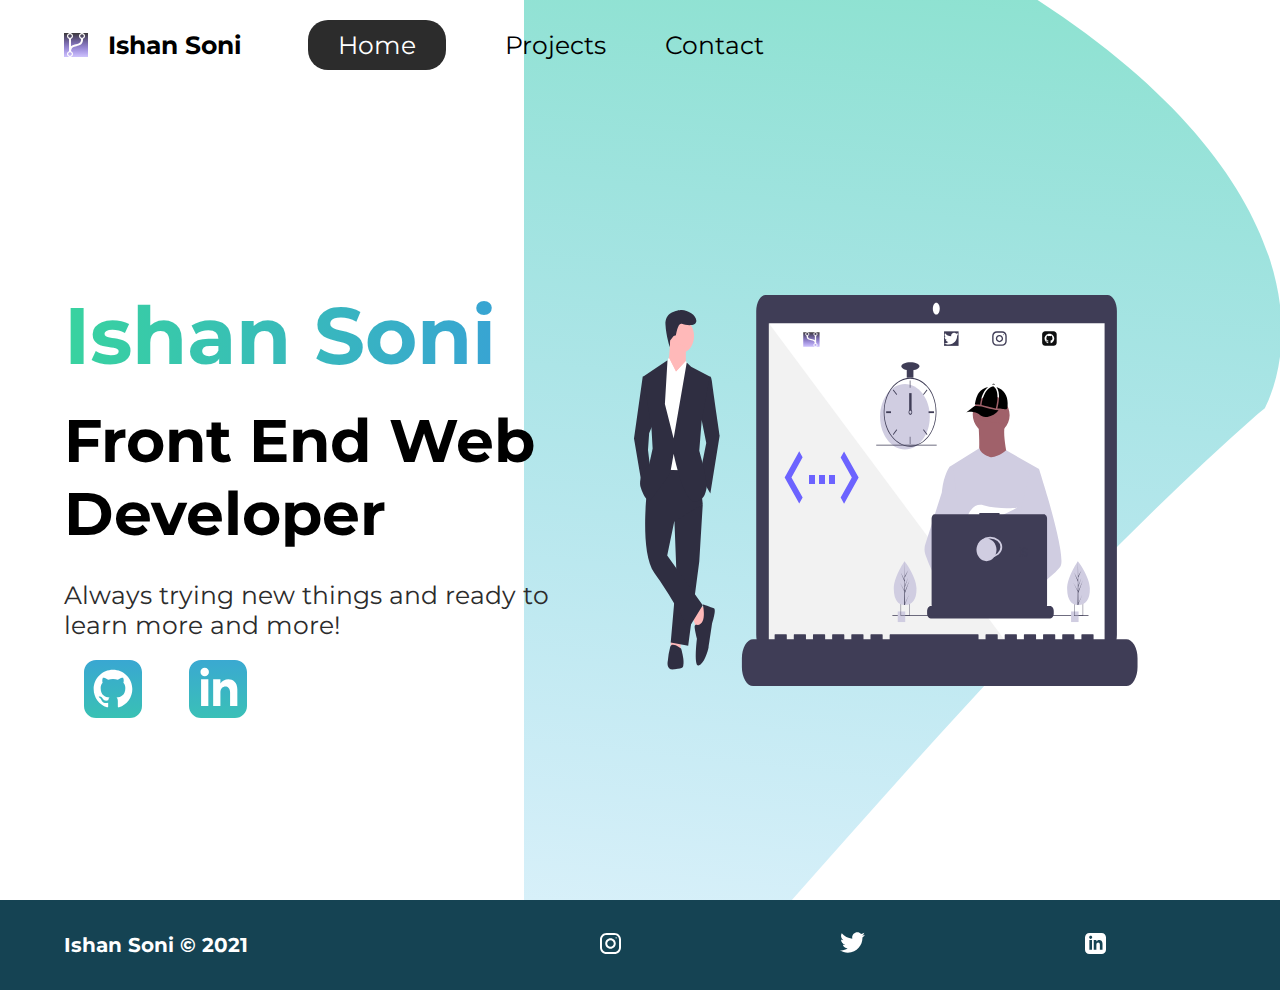
<file: index.html>
<!DOCTYPE html>
<html lang="en">
  <head>
    <meta charset="UTF-8" />
    <meta http-equiv="X-UA-Compatible" content="IE=edge" />
    <meta name="viewport" content="width=device-width, initial-scale=1.0" />
    <meta
      name="description"
      content="Here's my projects and more information about me to know me better."
    />
    <meta name="robots" content="index,follow" />
    <link rel="preconnect" href="https://fonts.gstatic.com" />
    <link
      href="https://fonts.googleapis.com/css2?family=Montserrat:wght@400;500&display=swap"
      rel="stylesheet"
    />
    <link rel="stylesheet" href="./styles/style.css" />
    <title>Ishan Soni | Web Developer</title>
  </head>
  <body>
    <header class="main-head">
      <nav>
        <div class="logo">
          <img src="./img/myPortfolioIcon.svg" alt="" />
          <h1>Ishan Soni</h1>
        </div>
        <ul>
          <li><a class="active" href="./index.html">Home</a></li>
          <li><a href="./projects/">Projects</a></li>
          <li><a href="./contact/">Contact</a></li>
        </ul>
      </nav>
    </header>
    <section class="intro">
      <div class="intro-text">
        <h2>Ishan Soni</h2>
        <h3>Front End Web<br />Developer</h3>
        <p>Always trying new things and ready to learn more and more!</p>
        <div class="intro-social">
          <a
            target="_blank"
            rel="noreferrer noopener"
            href="https://github.com/ItsMeIshan"
          >
            <img src="./icons/github.svg" alt="github-social-link" />
          </a>
          <a
            target="_blank"
            rel="noreferrer noopener"
            href="https://www.linkedin.com/in/ishan-soni-892aaa1a8/"
          >
            <img src="./icons/linked-in.svg" alt="linked-in-social-link" />
          </a>
        </div>
      </div>
      <div class="intro-images">
        <svg
          width="600"
          height="397"
          viewBox="0 0 600 397"
          fill="none"
          xmlns="http://www.w3.org/2000/svg"
        >
          <g id="me-5 1">
            <g id="me 5">
              <path
                id="Vector 5"
                d="M106.403 142.321L97.97 155.752L105.869 170.091L114.301 156.661L106.403 142.321Z"
                fill="#E6E6E6"
              />
              <path
                id="Vector 6"
                d="M114.908 140.313L104.668 156.621L95.0767 139.21L105.316 122.901L114.908 140.313ZM104.696 155.155L114.045 140.265L105.288 124.367L95.9389 139.258L104.696 155.155Z"
                fill="#CCCCCC"
              />
              <path
                id="Vector 7"
                d="M542.489 0H200.634C199.398 -2.38775e-06 198.174 0.41383 197.033 1.21787C195.892 2.02191 194.854 3.2004 193.981 4.68608C193.107 6.17175 192.414 7.9355 191.942 9.87667C191.468 11.8178 191.225 13.8983 191.225 15.9993V339.879C191.225 341.98 191.468 344.06 191.942 346.001C192.414 347.943 193.107 349.706 193.981 351.192C194.854 352.678 195.892 353.856 197.033 354.66C198.174 355.464 199.398 355.878 200.634 355.878H542.489C544.984 355.878 547.377 354.192 549.142 351.192C550.907 348.192 551.898 344.122 551.898 339.879V15.9993C551.898 11.756 550.907 7.68655 549.142 4.68609C547.377 1.68564 544.984 2.41117e-06 542.489 0Z"
                fill="#3F3D56"
              />
              <path
                id="Vector 8"
                d="M539.592 28.1625H204.149V349.915H539.592V28.1625Z"
                fill="white"
              />
              <path
                id="Vector 9"
                d="M371.275 19.5001C373.174 19.5001 374.715 16.881 374.715 13.6502C374.715 10.4192 373.174 7.80008 371.275 7.80008C369.374 7.80008 367.834 10.4192 367.834 13.6502C367.834 16.881 369.374 19.5001 371.275 19.5001Z"
                fill="white"
              />
              <path
                id="Vector 10"
                d="M443.352 350.029H203.84V28.2758L443.352 350.029Z"
                fill="#F2F2F2"
              />
              <path
                id="Vector 11"
                d="M561.316 344.178H528.578V340.167C528.578 340.063 528.567 339.959 528.543 339.863C528.519 339.767 528.486 339.679 528.442 339.605C528.399 339.531 528.347 339.473 528.29 339.433C528.233 339.393 528.172 339.372 528.111 339.372H516.887C516.826 339.372 516.765 339.393 516.708 339.433C516.651 339.473 516.599 339.531 516.557 339.605C516.513 339.679 516.479 339.767 516.455 339.863C516.431 339.959 516.419 340.063 516.419 340.167V344.178H509.404V340.167C509.404 340.063 509.392 339.959 509.369 339.863C509.345 339.767 509.311 339.679 509.267 339.605C509.224 339.531 509.173 339.473 509.115 339.433C509.059 339.393 508.998 339.372 508.936 339.372H497.712C497.651 339.372 497.591 339.393 497.533 339.433C497.477 339.473 497.425 339.531 497.382 339.605C497.338 339.679 497.304 339.767 497.281 339.863C497.257 339.959 497.244 340.063 497.244 340.167V344.178H490.23V340.167C490.23 340.063 490.217 339.959 490.194 339.863C490.171 339.767 490.137 339.679 490.093 339.605C490.049 339.531 489.998 339.473 489.941 339.433C489.884 339.393 489.823 339.372 489.762 339.372H478.538C478.476 339.372 478.416 339.393 478.359 339.433C478.302 339.473 478.251 339.531 478.208 339.605C478.164 339.679 478.129 339.767 478.106 339.863C478.082 339.959 478.07 340.063 478.07 340.167V344.178H471.055V340.167C471.055 340.063 471.043 339.959 471.02 339.863C470.996 339.767 470.962 339.679 470.918 339.605C470.874 339.531 470.824 339.473 470.766 339.433C470.71 339.393 470.649 339.372 470.587 339.372H459.363C459.302 339.372 459.241 339.393 459.184 339.433C459.128 339.473 459.076 339.531 459.033 339.605C458.989 339.679 458.955 339.767 458.932 339.863C458.908 339.959 458.895 340.063 458.895 340.167V344.178H451.881V340.167C451.881 340.063 451.868 339.959 451.845 339.863C451.822 339.767 451.788 339.679 451.744 339.605C451.7 339.531 451.649 339.473 451.592 339.433C451.535 339.393 451.474 339.372 451.413 339.372H440.189C440.127 339.372 440.066 339.393 440.01 339.433C439.953 339.473 439.902 339.531 439.858 339.605C439.815 339.679 439.78 339.767 439.757 339.863C439.733 339.959 439.721 340.063 439.721 340.167V344.178H432.706V340.167C432.706 340.063 432.694 339.959 432.671 339.863C432.647 339.767 432.613 339.679 432.569 339.605C432.526 339.531 432.474 339.473 432.417 339.433C432.361 339.393 432.3 339.372 432.238 339.372H421.014C420.953 339.372 420.892 339.393 420.835 339.433C420.779 339.473 420.727 339.531 420.683 339.605C420.64 339.679 420.606 339.767 420.583 339.863C420.559 339.959 420.547 340.063 420.547 340.167V344.178H413.532V340.167C413.532 340.063 413.519 339.959 413.496 339.863C413.473 339.767 413.438 339.679 413.395 339.605C413.351 339.531 413.299 339.473 413.243 339.433C413.186 339.393 413.125 339.372 413.064 339.372H325.142C325.08 339.372 325.019 339.393 324.963 339.433C324.906 339.473 324.855 339.531 324.811 339.605C324.768 339.679 324.733 339.767 324.709 339.863C324.686 339.959 324.674 340.063 324.674 340.167V344.178H317.659V340.167C317.659 340.063 317.647 339.959 317.623 339.863C317.6 339.767 317.565 339.679 317.522 339.605C317.479 339.531 317.427 339.473 317.37 339.433C317.314 339.393 317.253 339.372 317.191 339.372H305.967C305.906 339.372 305.845 339.393 305.788 339.433C305.732 339.473 305.68 339.531 305.636 339.605C305.593 339.679 305.559 339.767 305.535 339.863C305.512 339.959 305.5 340.063 305.5 340.167V344.178H298.485V340.167C298.485 340.063 298.472 339.959 298.449 339.863C298.426 339.767 298.391 339.679 298.347 339.605C298.304 339.531 298.252 339.473 298.196 339.433C298.139 339.393 298.079 339.372 298.017 339.372H286.793C286.731 339.372 286.67 339.393 286.614 339.433C286.557 339.473 286.506 339.531 286.462 339.605C286.418 339.679 286.384 339.767 286.36 339.863C286.337 339.959 286.325 340.063 286.325 340.167V344.178H279.31V340.167C279.31 340.063 279.298 339.959 279.274 339.863C279.251 339.767 279.216 339.679 279.172 339.605C279.13 339.531 279.078 339.473 279.021 339.433C278.964 339.393 278.904 339.372 278.842 339.372H267.618C267.557 339.372 267.496 339.393 267.439 339.433C267.382 339.473 267.331 339.531 267.287 339.605C267.244 339.679 267.21 339.767 267.186 339.863C267.163 339.959 267.151 340.063 267.151 340.167V344.178H260.136V340.167C260.136 340.063 260.123 339.959 260.1 339.863C260.076 339.767 260.042 339.679 259.998 339.605C259.955 339.531 259.903 339.473 259.847 339.433C259.789 339.393 259.729 339.372 259.668 339.372H248.444C248.382 339.372 248.321 339.393 248.265 339.433C248.207 339.473 248.157 339.531 248.113 339.605C248.069 339.679 248.035 339.767 248.011 339.863C247.988 339.959 247.976 340.063 247.976 340.167V344.178H240.961V340.167C240.961 340.063 240.949 339.959 240.925 339.863C240.902 339.767 240.867 339.679 240.823 339.605C240.781 339.531 240.729 339.473 240.672 339.433C240.615 339.393 240.554 339.372 240.493 339.372H229.269C229.145 339.372 229.026 339.456 228.938 339.605C228.851 339.754 228.802 339.956 228.802 340.167V344.178H221.786V340.167C221.786 340.063 221.774 339.959 221.751 339.863C221.727 339.767 221.693 339.679 221.649 339.605C221.606 339.531 221.554 339.473 221.498 339.433C221.441 339.393 221.38 339.372 221.319 339.372H210.094C209.97 339.372 209.851 339.456 209.764 339.605C209.676 339.754 209.627 339.956 209.627 340.167V344.178H188.114C185.137 344.178 182.282 346.189 180.177 349.768C178.072 353.347 176.89 358.202 176.89 363.263V371.894C176.89 376.955 178.072 381.81 180.177 385.389C182.282 388.968 185.137 390.979 188.114 390.979H561.316C564.293 390.979 567.147 388.968 569.252 385.389C571.357 381.81 572.54 376.955 572.54 371.894V363.263C572.54 360.757 572.249 358.276 571.685 355.96C571.122 353.644 570.295 351.54 569.252 349.768C568.21 347.995 566.973 346.59 565.611 345.631C564.249 344.671 562.789 344.178 561.316 344.178Z"
                fill="#3F3D56"
              />
              <g id="undraw dev productivity umsq 1">
                <path
                  id="Vector 12"
                  d="M425.972 138.887C436.169 139.132 444.527 130.772 444.64 120.217C444.752 109.66 436.576 100.905 426.379 100.662C416.181 100.417 407.823 108.777 407.711 119.333C407.599 129.889 415.774 138.644 425.972 138.887Z"
                  fill="#A0616A"
                />
                <path
                  id="Vector 13"
                  d="M413.149 125.02C413.149 125.02 416.855 164.53 411.154 168.965C405.451 173.399 445.08 173.802 445.08 173.802C445.08 173.802 436.242 139.533 440.234 129.051L413.149 125.02Z"
                  fill="#A0616A"
                />
                <path
                  id="Vector 14"
                  d="M474.018 174.002L470.722 195.225L463.753 240.124L463.544 242.583L461.139 271.05L459.539 289.961L458.467 302.665C451.945 307.404 447.218 310.677 447.218 310.677C447.218 310.677 446.812 307.794 446.156 304.106C441.579 306.046 433.109 309.266 425.932 309.909C428.545 314.029 429.747 317.898 428.117 320.754C423.201 329.365 402.902 311.327 395.802 304.602C395.637 306.211 395.574 307.839 395.614 309.467L390.182 303.557L390.719 289.961L391.626 266.957L392.765 238.108C392.407 236.873 392.105 235.605 391.864 234.314C390.2 225.946 388.18 209.236 386.631 195.225C385.385 183.947 384.448 174.418 384.25 172.391C384.224 172.126 384.21 171.99 384.21 171.99L414.287 153.196C416.425 160.205 426.406 162.313 426.406 162.313C434.675 161.507 441.157 155.341 441.157 155.341L474.018 174.002Z"
                  fill="#D0CDE1"
                />
                <path
                  id="Vector 15"
                  d="M449.5 302.615C449.5 302.615 448.226 303.232 446.156 304.106C441.579 306.046 433.109 309.266 425.932 309.909C419.752 310.469 414.53 309.122 413.576 303.421C413.166 300.97 413.746 298.954 415.012 297.297C418.789 292.345 428.655 290.57 436.48 289.961C438.69 289.791 440.733 289.712 442.435 289.681C445.324 289.628 447.218 289.712 447.218 289.712L447.263 289.961L449.5 302.615Z"
                  fill="#A0616A"
                />
                <path
                  id="Vector 16"
                  d="M495.4 271.569C493.396 274.64 488.431 279.267 482.412 284.276C480.173 286.137 477.79 288.055 475.358 289.961C469.555 294.512 463.48 299.022 458.467 302.665C451.945 307.404 447.218 310.677 447.218 310.677C447.218 310.677 446.812 307.794 446.156 304.106C445.278 299.169 443.957 292.787 442.579 289.961C442.531 289.863 442.483 289.772 442.435 289.681C442.033 288.936 441.63 288.501 441.231 288.501L461.139 271.05L469.742 263.507L463.544 242.583L455.77 216.338L460.462 195.225L465.179 174.002H474.018C474.018 174.002 476.944 183.036 480.687 195.633C481.245 197.517 481.823 199.48 482.412 201.508C490.111 227.989 499.709 264.967 495.4 271.569Z"
                  fill="#D0CDE1"
                />
                <path
                  id="Vector 17"
                  d="M428.117 320.754C423.201 329.365 402.902 311.327 395.802 304.602C394.256 303.137 393.336 302.211 393.336 302.211L399.83 289.961L401.888 286.083C401.888 286.083 403.729 287.464 406.449 289.712C406.548 289.795 406.647 289.878 406.748 289.961C409.095 291.909 412.04 294.455 415.012 297.297C419.113 301.219 423.26 305.695 425.932 309.909C428.545 314.029 429.747 317.898 428.117 320.754Z"
                  fill="#A0616A"
                />
                <path
                  id="Vector 18"
                  d="M406.449 289.712C405.723 289.707 404.998 289.791 404.282 289.962C398.132 291.455 396.318 299.328 395.802 304.602C395.637 306.211 395.574 307.84 395.615 309.467L390.182 303.557L388.202 301.405C383.437 299.056 379.192 294.883 375.511 289.962C372.318 285.617 369.453 280.813 366.964 275.628C364.485 270.518 362.274 265.157 360.351 259.588C359.814 258.034 359.526 256.332 359.506 254.603C359.486 252.874 359.735 251.16 360.236 249.582L366.964 228.379L376.798 197.389C376.87 196.651 376.95 195.93 377.036 195.225C378.986 179.412 384.21 172.391 384.21 172.391H388.202L390.872 195.225L394.189 223.593L391.864 234.314L386.492 259.074L391.626 266.958L406.449 289.712Z"
                  fill="#D0CDE1"
                />
                <path
                  id="Vector 19"
                  d="M410.966 223.616L414.379 229.245C415.646 228.904 416.97 228.501 418.333 228.051L417.353 223.616L419.75 227.569C434.195 222.545 452.099 212.778 452.099 212.778C452.099 212.778 432.77 214.782 418.337 210.323C411.951 208.35 405.381 212.827 402.76 221.294C401.238 226.216 401.477 230.48 406.878 230.48C408.703 230.436 410.524 230.194 412.323 229.756L410.966 223.616Z"
                  fill="white"
                />
                <path
                  id="Vector 20"
                  d="M488.752 316.139V318.436C488.753 319.065 488.67 319.69 488.509 320.278C488.437 320.54 488.351 320.792 488.25 321.035C487.931 321.792 487.478 322.418 486.936 322.853C486.395 323.288 485.782 323.517 485.159 323.516H365.701C365.079 323.517 364.467 323.288 363.924 322.853C363.383 322.418 362.93 321.792 362.612 321.035C362.511 320.792 362.424 320.54 362.353 320.278C362.19 319.69 362.108 319.065 362.109 318.436V316.139C362.108 315.472 362.202 314.811 362.382 314.195C362.562 313.578 362.827 313.019 363.161 312.546C363.495 312.075 363.891 311.7 364.327 311.445C364.763 311.19 365.23 311.059 365.701 311.059H372.587V309.988C372.587 309.961 372.591 309.933 372.598 309.907C372.606 309.882 372.617 309.858 372.631 309.838C372.645 309.819 372.662 309.803 372.68 309.793C372.698 309.782 372.717 309.776 372.737 309.776H376.329C376.349 309.776 376.369 309.782 376.388 309.793C376.406 309.803 376.422 309.819 376.436 309.838C376.449 309.858 376.461 309.882 376.468 309.907C376.476 309.933 376.479 309.961 376.479 309.988V311.059H378.724V309.988C378.724 309.961 378.728 309.933 378.735 309.907C378.743 309.882 378.754 309.858 378.768 309.838C378.781 309.819 378.799 309.803 378.817 309.793C378.835 309.782 378.854 309.776 378.874 309.776H382.467C382.486 309.776 382.506 309.782 382.524 309.793C382.542 309.803 382.559 309.819 382.572 309.838C382.587 309.858 382.598 309.882 382.605 309.907C382.612 309.933 382.616 309.961 382.616 309.988V311.059H384.864V309.988C384.864 309.961 384.867 309.933 384.874 309.907C384.883 309.882 384.893 309.858 384.907 309.838C384.921 309.819 384.938 309.803 384.956 309.793C384.974 309.782 384.993 309.776 385.013 309.776H388.606C388.625 309.776 388.645 309.782 388.664 309.793C388.682 309.803 388.698 309.819 388.712 309.838C388.726 309.858 388.737 309.882 388.744 309.907C388.752 309.933 388.755 309.961 388.755 309.988V311.059H391V309.988C391 309.961 391.004 309.933 391.011 309.907C391.019 309.882 391.03 309.858 391.044 309.838C391.058 309.819 391.075 309.803 391.093 309.793C391.111 309.782 391.13 309.776 391.15 309.776H394.743C394.762 309.776 394.782 309.782 394.8 309.793C394.818 309.803 394.835 309.819 394.848 309.838C394.863 309.858 394.874 309.882 394.881 309.907C394.888 309.933 394.893 309.961 394.892 309.988V311.059H397.137V309.988C397.137 309.961 397.141 309.933 397.149 309.907C397.156 309.882 397.167 309.858 397.18 309.838C397.195 309.819 397.211 309.803 397.23 309.793C397.248 309.782 397.267 309.776 397.287 309.776H400.88C400.899 309.776 400.919 309.782 400.937 309.793C400.955 309.803 400.972 309.819 400.985 309.838C401 309.858 401.011 309.882 401.018 309.907C401.025 309.933 401.03 309.961 401.03 309.988V311.059H403.276V309.988C403.276 309.961 403.28 309.933 403.288 309.907C403.295 309.882 403.306 309.858 403.32 309.838C403.334 309.819 403.351 309.803 403.369 309.793C403.387 309.782 403.406 309.776 403.426 309.776H407.019C407.038 309.776 407.058 309.782 407.076 309.793C407.095 309.803 407.111 309.819 407.125 309.838C407.139 309.858 407.15 309.882 407.157 309.907C407.165 309.933 407.169 309.961 407.169 309.988V311.059H409.413V309.988C409.413 309.961 409.417 309.933 409.425 309.907C409.432 309.882 409.443 309.858 409.457 309.838C409.471 309.819 409.487 309.803 409.506 309.793C409.524 309.782 409.543 309.776 409.563 309.776H437.705C437.725 309.776 437.744 309.782 437.763 309.793C437.781 309.803 437.797 309.819 437.812 309.838C437.825 309.858 437.836 309.882 437.843 309.907C437.852 309.933 437.855 309.961 437.855 309.988V311.059H440.102V309.988C440.102 309.961 440.106 309.933 440.114 309.907C440.121 309.882 440.132 309.858 440.146 309.838C440.16 309.819 440.176 309.803 440.195 309.793C440.213 309.782 440.233 309.776 440.252 309.776H443.845C443.885 309.777 443.922 309.799 443.95 309.839C443.978 309.879 443.994 309.933 443.995 309.988V311.059H446.239V309.988C446.239 309.961 446.243 309.933 446.25 309.907C446.258 309.882 446.269 309.858 446.283 309.838C446.297 309.819 446.313 309.803 446.331 309.793C446.349 309.782 446.369 309.776 446.389 309.776H449.981C450.001 309.776 450.021 309.782 450.039 309.793C450.057 309.803 450.073 309.819 450.088 309.838C450.101 309.858 450.112 309.882 450.12 309.907C450.128 309.933 450.131 309.961 450.131 309.988V311.059H452.376V309.988C452.376 309.961 452.38 309.933 452.387 309.907C452.394 309.882 452.405 309.858 452.42 309.838C452.433 309.819 452.45 309.803 452.468 309.793C452.486 309.782 452.506 309.776 452.525 309.776H456.118C456.138 309.776 456.157 309.782 456.175 309.793C456.194 309.803 456.211 309.819 456.224 309.838C456.238 309.858 456.249 309.882 456.257 309.907C456.264 309.933 456.268 309.961 456.268 309.988V311.059H458.516V309.988C458.516 309.961 458.519 309.933 458.527 309.907C458.534 309.882 458.545 309.858 458.559 309.838C458.573 309.819 458.589 309.803 458.607 309.793C458.626 309.782 458.646 309.776 458.665 309.776H462.258C462.297 309.777 462.335 309.8 462.362 309.839C462.389 309.879 462.405 309.933 462.405 309.988V311.059H464.652V309.988C464.652 309.961 464.656 309.933 464.663 309.907C464.67 309.882 464.682 309.858 464.696 309.838C464.71 309.819 464.726 309.803 464.744 309.793C464.762 309.782 464.782 309.776 464.802 309.776H468.394C468.414 309.776 468.433 309.782 468.452 309.793C468.47 309.803 468.487 309.819 468.501 309.838C468.514 309.858 468.525 309.882 468.533 309.907C468.541 309.933 468.544 309.961 468.544 309.988V311.059H470.789V309.988C470.789 309.961 470.793 309.933 470.8 309.907C470.807 309.882 470.819 309.858 470.833 309.838C470.846 309.819 470.863 309.803 470.881 309.793C470.899 309.782 470.919 309.776 470.939 309.776H474.531C474.551 309.776 474.57 309.782 474.588 309.793C474.606 309.803 474.624 309.819 474.637 309.838C474.651 309.858 474.662 309.882 474.67 309.907C474.677 309.933 474.681 309.961 474.681 309.988V311.059H485.159C485.632 311.059 486.099 311.19 486.535 311.445C486.971 311.7 487.367 312.075 487.7 312.546C488.034 313.019 488.299 313.578 488.479 314.195C488.659 314.811 488.752 315.472 488.752 316.139Z"
                  fill="#3F3D56"
                />
                <path
                  id="Vector 21"
                  d="M523.488 320.278H327.401V321.035H523.488V320.278Z"
                  fill="#3F3D56"
                />
                <path
                  id="Vector 22"
                  d="M479.045 219.33H434.519V218.032H414.33V219.33H369.62C368.822 219.33 368.056 219.778 367.491 220.578C366.926 221.376 366.609 222.459 366.609 223.589V309.807C366.609 310.936 366.926 312.019 367.491 312.819C368.056 313.617 368.822 314.066 369.62 314.066H479.045C479.844 314.066 480.61 313.617 481.175 312.819C481.74 312.019 482.057 310.936 482.057 309.807V223.589C482.057 223.03 481.98 222.475 481.828 221.959C481.676 221.442 481.454 220.973 481.175 220.578C480.895 220.181 480.563 219.868 480.198 219.654C479.833 219.44 479.44 219.33 479.045 219.33Z"
                  fill="#3F3D56"
                />
                <path
                  id="Vector 23"
                  d="M425.119 261.638C431.313 261.638 436.335 257.368 436.335 252.1C436.335 246.831 431.313 242.561 425.119 242.561C418.924 242.561 413.902 246.831 413.902 252.1C413.902 257.368 418.924 261.638 425.119 261.638Z"
                  stroke="#D0CDE1"
                  stroke-width="1.81693"
                  stroke-miterlimit="10"
                />
                <path
                  id="Vector 24"
                  d="M421.48 266.181C427.005 266.181 431.485 261.097 431.485 254.825C431.485 248.553 427.005 243.469 421.48 243.469C415.956 243.469 411.476 248.553 411.476 254.825C411.476 261.097 415.956 266.181 421.48 266.181Z"
                  fill="#D0CDE1"
                />
                <path
                  id="Vector 25"
                  d="M340.228 316.455H332.737V327.048H340.228V316.455Z"
                  fill="#D0CDE1"
                />
                <path
                  id="Vector 26"
                  d="M335.681 308.134V320.996H344.776V308.134H335.681ZM344.38 320.435H336.074V308.693H344.38V320.435Z"
                  fill="#3F3D56"
                />
                <path
                  id="Vector 27"
                  d="M513.576 316.455H506.086V327.048H513.576V316.455Z"
                  fill="#D0CDE1"
                />
                <path
                  id="Vector 28"
                  d="M509.03 308.134V320.996H518.126V308.134H509.03ZM517.729 320.435H509.423V308.693H517.729V320.435Z"
                  fill="#3F3D56"
                />
                <path
                  id="Vector 29"
                  d="M339.931 154.439C353.66 154.439 364.79 139.797 364.79 121.735C364.79 103.672 353.66 89.0298 339.931 89.0298C326.201 89.0298 315.071 103.672 315.071 121.735C315.071 139.797 326.201 154.439 339.931 154.439Z"
                  fill="#D0CDE1"
                />
                <path
                  id="Vector 30"
                  d="M348.476 82.9516C346.224 82.5768 343.945 82.5768 341.693 82.9516C336.678 83.8137 331.955 86.5412 328.088 90.8105C324.22 95.0802 321.37 100.712 319.874 107.038C319.194 109.921 318.809 112.909 318.729 115.925C318.717 116.344 318.71 116.768 318.71 117.192C318.717 126.345 321.498 135.121 326.443 141.593C331.387 148.065 338.092 151.705 345.084 151.714C345.646 151.714 346.207 151.689 346.761 151.645C348.061 151.538 349.353 151.304 350.627 150.945C356.708 149.233 362.132 144.763 365.939 138.326C369.747 131.889 371.694 123.896 371.436 115.761C371.179 107.627 368.734 99.8732 364.533 93.8701C360.331 87.8663 354.644 83.9992 348.476 82.9516ZM353.34 148.942H353.336C351.212 149.891 349.001 150.467 346.761 150.654C346.207 150.703 345.646 150.727 345.084 150.727C338.292 150.716 331.78 147.18 326.977 140.893C322.174 134.607 319.471 126.083 319.463 117.192C319.463 116.768 319.471 116.344 319.482 115.925C319.741 107.26 322.551 99.0629 327.323 93.0479C332.095 87.0336 338.46 83.6684 345.084 83.6568C351.155 83.6573 357.027 86.4783 361.657 91.6171C366.285 96.7563 369.37 103.88 370.362 111.718C371.353 119.556 370.186 127.601 367.068 134.418C363.951 141.235 359.086 146.382 353.34 148.942Z"
                  fill="#3F3D56"
                />
                <path
                  id="Vector 31"
                  d="M345.388 85.3959H344.781V92.6636H345.388V85.3959Z"
                  fill="#3F3D56"
                />
                <path
                  id="Vector 32"
                  d="M328.387 94.4488L327.856 95.1483L331.574 100.045L332.105 99.3454L328.387 94.4488Z"
                  fill="#3F3D56"
                />
                <path
                  id="Vector 33"
                  d="M321.135 116.284V118.101H325.986V116.284H321.135Z"
                  fill="#3F3D56"
                />
                <path
                  id="Vector 34"
                  d="M327.856 139.215L328.387 139.915L332.105 135.019L331.574 134.32L327.856 139.215Z"
                  fill="#3F3D56"
                />
                <path
                  id="Vector 35"
                  d="M358.132 99.3454L358.663 100.045L362.382 95.1483L361.85 94.4488L358.132 99.3454Z"
                  fill="#3F3D56"
                />
                <path
                  id="Vector 36"
                  d="M363.577 116.284V118.101H369.034V116.284H363.577Z"
                  fill="#3F3D56"
                />
                <path
                  id="Vector 37"
                  d="M358.663 134.32L358.132 135.019L361.85 139.915L362.382 139.215L358.663 134.32Z"
                  fill="#3F3D56"
                />
                <path
                  id="Vector 38"
                  d="M345.388 141.721H344.781V148.989H345.388V141.721Z"
                  fill="#3F3D56"
                />
                <path
                  id="Vector 39"
                  d="M346.479 115.012C346.165 114.659 345.781 114.467 345.388 114.467C344.995 114.467 344.611 114.659 344.297 115.012C344.081 115.257 343.903 115.57 343.776 115.928C343.615 116.388 343.546 116.909 343.576 117.428C343.605 117.946 343.734 118.44 343.945 118.853C344.157 119.265 344.443 119.579 344.77 119.756C345.096 119.932 345.45 119.965 345.789 119.85C346.127 119.736 346.437 119.478 346.682 119.108C346.926 118.738 347.094 118.271 347.167 117.762C347.239 117.253 347.213 116.723 347.091 116.237C346.97 115.749 346.757 115.324 346.479 115.012ZM345.388 118.827C345.099 118.826 344.822 118.653 344.618 118.347C344.412 118.041 344.298 117.626 344.297 117.192C344.298 116.862 344.365 116.539 344.489 116.266C344.596 116.034 344.74 115.848 344.909 115.725C345.078 115.602 345.265 115.546 345.452 115.563C345.64 115.58 345.82 115.669 345.978 115.821C346.136 115.974 346.265 116.185 346.352 116.434C346.439 116.683 346.482 116.961 346.476 117.242C346.471 117.523 346.417 117.797 346.32 118.037C346.223 118.278 346.086 118.478 345.923 118.616C345.759 118.754 345.575 118.827 345.388 118.827Z"
                  fill="#3F3D56"
                />
                <path
                  id="Vector 40"
                  d="M348.419 74.4943H341.75V82.6705H348.419V74.4943Z"
                  fill="#3F3D56"
                />
                <path
                  id="Vector 41"
                  d="M345.388 75.4028C350.411 75.4028 354.483 73.5725 354.483 71.3147C354.483 69.0569 350.411 67.2266 345.388 67.2266C340.365 67.2266 336.293 69.0569 336.293 71.3147C336.293 73.5725 340.365 75.4028 345.388 75.4028Z"
                  fill="#3F3D56"
                />
                <path
                  id="clock"
                  d="M346.601 98.1144H344.175V115.375H346.601V98.1144Z"
                  fill="#3F3D56"
                />
                <path
                  id="Vector 42"
                  d="M371.675 149.71H311.217V150.619H371.675V149.71Z"
                  fill="#3F3D56"
                />
                <g id="leaf-left">
                  <path
                    id="Vector 43"
                    d="M351.503 293.202C351.753 305.289 346.758 309.718 340.491 309.977C340.345 309.983 340.201 309.987 340.056 309.988C339.765 309.992 339.477 309.984 339.193 309.968C333.524 309.636 329.038 305.38 328.806 294.14C328.566 282.508 338.776 267.394 339.542 266.275L339.543 266.274C339.572 266.232 339.587 266.21 339.587 266.21C339.587 266.21 351.253 281.117 351.503 293.202Z"
                    fill="#D0CDE1"
                  />
                  <path
                    id="Vector 44"
                    d="M340.04 308.146L344.021 299.773L340.048 309.046L340.056 309.988C339.765 309.992 339.477 309.984 339.193 309.968L339.39 297.858L339.385 297.765L339.392 297.746L339.411 296.602L335.051 287.651L339.406 295.746L339.421 295.988L339.57 286.838L335.804 277.558L339.581 285.23L339.542 266.275V266.212L339.543 266.274L339.793 281.213L343.225 275.146L339.804 282.5L339.879 290.685L343.038 282.698L339.891 291.888L339.933 296.438L344.526 285.312L339.946 298.026L340.04 308.146Z"
                    fill="#3F3D56"
                  />
                </g>
                <g id="leaf-right">
                  <path
                    id="Vector 45"
                    d="M524.851 293.202C525.101 305.289 520.107 309.718 513.839 309.977C513.694 309.983 513.549 309.987 513.405 309.988C513.114 309.992 512.826 309.984 512.541 309.968C506.873 309.636 502.386 305.38 502.155 294.14C501.914 282.508 512.124 267.394 512.89 266.275L512.892 266.274C512.921 266.232 512.935 266.21 512.935 266.21C512.935 266.21 524.602 281.117 524.851 293.202Z"
                    fill="#D0CDE1"
                  />
                  <path
                    id="Vector 46"
                    d="M513.389 308.146L517.37 299.773L513.397 309.046L513.405 309.988C513.114 309.992 512.826 309.984 512.541 309.968L512.739 297.858L512.734 297.765L512.741 297.746L512.759 296.602L508.399 287.651L512.755 295.746L512.77 295.988L512.919 286.838L509.153 277.558L512.93 285.23L512.89 266.275V266.212L512.892 266.274L513.142 281.213L516.574 275.146L513.153 282.5L513.228 290.685L516.386 282.698L513.24 291.888L513.282 296.438L517.874 285.312L513.295 298.026L513.389 308.146Z"
                    fill="#3F3D56"
                  />
                </g>
                <path
                  id="IS"
                  d="M455.156 252.774V261.638H453.999V252.774H455.156ZM459.94 261.727C459.355 261.727 458.829 261.626 458.363 261.422C457.905 261.211 457.545 260.922 457.282 260.557C457.019 260.184 456.883 259.756 456.875 259.273H458.109C458.15 259.688 458.32 260.04 458.617 260.328C458.923 260.608 459.363 260.748 459.94 260.748C460.491 260.748 460.923 260.613 461.237 260.341C461.559 260.061 461.721 259.705 461.721 259.273C461.721 258.934 461.627 258.658 461.441 258.446C461.254 258.234 461.021 258.073 460.741 257.963C460.462 257.853 460.084 257.734 459.609 257.607C459.024 257.454 458.554 257.301 458.198 257.149C457.85 256.996 457.549 256.759 457.295 256.437C457.048 256.106 456.926 255.665 456.926 255.114C456.926 254.631 457.048 254.203 457.295 253.829C457.54 253.456 457.883 253.168 458.325 252.964C458.774 252.761 459.287 252.659 459.864 252.659C460.694 252.659 461.373 252.867 461.899 253.282C462.433 253.698 462.734 254.249 462.802 254.936H461.53C461.487 254.597 461.309 254.3 460.996 254.046C460.681 253.783 460.266 253.651 459.749 253.651C459.266 253.651 458.872 253.778 458.567 254.033C458.261 254.279 458.109 254.626 458.109 255.076C458.109 255.398 458.198 255.661 458.376 255.864C458.562 256.068 458.786 256.225 459.05 256.335C459.321 256.437 459.698 256.556 460.182 256.691C460.767 256.852 461.237 257.013 461.594 257.174C461.95 257.327 462.255 257.569 462.509 257.899C462.764 258.222 462.891 258.662 462.891 259.222C462.891 259.654 462.776 260.061 462.547 260.443C462.318 260.824 461.979 261.134 461.53 261.371C461.08 261.608 460.551 261.727 459.94 261.727Z"
                  fill="#3F3D56"
                />
                <g id="cap 2 1">
                  <g id="Group">
                    <path
                      id="Shape"
                      d="M429.928 89.8197C429.719 88.5564 427.454 88.3704 427.045 89.5607C428.01 89.3903 429 89.4797 429.928 89.8197Z"
                      fill="black"
                    />
                    <path
                      id="Vector 47"
                      d="M408.01 117.035C416.428 118.331 414.499 122.703 422.366 121.894C426.746 121.357 430.768 119.015 433.607 115.351C424.37 114.743 416.279 110.176 409.314 111.302C406.178 113.731 402.9 116.007 401.283 117.463C402.259 117.035 404.33 116.468 408.01 117.035Z"
                      fill="black"
                    />
                    <path
                      id="Vector 48"
                      d="M415.117 109.836C415.52 106.241 417.136 96.5973 423.096 91.925C419.863 92.7345 415.929 94.4669 413.643 98.0463C411.073 102.006 410.157 107.407 409.874 109.609C411.624 109.482 413.382 109.558 415.117 109.836Z"
                      fill="black"
                    />
                    <path
                      id="Vector 49"
                      d="M432.349 113.61C434.114 113.813 435.575 113.781 437.922 113.991C440.156 114.192 440.968 114.509 441.646 114.063C442.047 113.749 442.302 113.262 442.347 112.727C442.59 111.269 442.693 109.787 442.652 108.307C442.652 100.427 438.927 94.8158 431.477 92.0059C435.939 98.0145 433.444 109.504 432.349 113.61Z"
                      fill="black"
                    />
                    <path
                      id="Vector 50"
                      d="M416.593 110.039C419.647 110.63 425.145 112.468 430.851 113.408C431.819 109.804 435.18 95.3981 428.266 91.1628C419.177 93.1478 417.04 105.934 416.593 110.039Z"
                      fill="black"
                    />
                  </g>
                </g>
              </g>
              <g id="github 1">
                <path
                  id="Vector 51"
                  d="M488.659 36.3387H480.179C478.507 36.3387 477.151 37.6948 477.151 39.3669V47.846C477.151 49.5181 478.507 50.8742 480.179 50.8742H488.659C490.331 50.8742 491.686 49.5181 491.686 47.846V39.3669C491.686 37.6948 490.331 36.3387 488.659 36.3387ZM485.953 48.2033C485.708 48.2505 485.63 48.0997 485.63 47.9707V46.6413C485.63 46.1889 485.472 45.8946 485.297 45.7443C486.376 45.6244 487.51 45.2144 487.51 43.3539C487.51 42.8245 487.321 42.3921 487.012 42.0536C487.061 41.9312 487.227 41.4382 486.963 40.7714C486.963 40.7714 486.557 40.6412 485.632 41.268C485.245 41.159 484.83 41.1063 484.419 41.1039C484.007 41.1057 483.593 41.159 483.206 41.2668C482.28 40.64 481.873 40.7702 481.873 40.7702C481.611 41.4376 481.776 41.93 481.827 42.0529C481.516 42.3921 481.327 42.824 481.327 43.3532C481.327 45.209 482.458 45.625 483.535 45.7479C483.397 45.8691 483.271 46.0823 483.228 46.396C482.951 46.5196 482.25 46.7334 481.818 45.9927C481.818 45.9927 481.562 45.5276 481.075 45.493C481.075 45.493 480.602 45.4869 481.041 45.7879C481.041 45.7879 481.359 45.9369 481.58 46.4965C481.58 46.4965 481.86 47.3614 483.208 47.0683V47.9701C483.208 48.0979 483.13 48.248 482.888 48.2033C480.962 47.5631 479.574 45.7468 479.574 43.6064C479.574 40.9301 481.743 38.7613 484.419 38.7613C487.094 38.7613 489.264 40.9301 489.264 43.6064C489.264 45.7461 487.877 47.5619 485.953 48.2033Z"
                  fill="#0D0E0F"
                />
              </g>
              <g id="instagram 1 1">
                <path
                  id="Vector 52"
                  d="M437.178 36.3387H431.728C429.219 36.3387 427.185 38.3727 427.185 40.881V46.3318C427.185 48.8401 429.219 50.8742 431.728 50.8742H437.178C439.687 50.8742 441.721 48.8401 441.721 46.3318V40.881C441.721 38.3727 439.687 36.3387 437.178 36.3387ZM440.358 46.3318C440.358 48.0852 438.932 49.5115 437.178 49.5115H431.728C429.974 49.5115 428.548 48.0852 428.548 46.3318V40.881C428.548 39.1277 429.974 37.7014 431.728 37.7014H437.178C438.932 37.7014 440.358 39.1277 440.358 40.881V46.3318Z"
                  fill="#3F3D56"
                />
                <path
                  id="Vector 53"
                  d="M434.453 39.9726C432.446 39.9726 430.819 41.5996 430.819 43.6064C430.819 45.6132 432.446 47.2403 434.453 47.2403C436.46 47.2403 438.087 45.6132 438.087 43.6064C438.087 41.5996 436.46 39.9726 434.453 39.9726ZM434.453 45.8776C433.201 45.8776 432.182 44.8583 432.182 43.6064C432.182 42.3537 433.201 41.3353 434.453 41.3353C435.705 41.3353 436.724 42.3537 436.724 43.6064C436.724 44.8583 435.705 45.8776 434.453 45.8776Z"
                  fill="#3F3D56"
                />
                <path
                  id="Vector 54"
                  d="M438.359 40.1842C438.627 40.1842 438.844 39.9675 438.844 39.7C438.844 39.4326 438.627 39.2158 438.359 39.2158C438.092 39.2158 437.875 39.4326 437.875 39.7C437.875 39.9675 438.092 40.1842 438.359 40.1842Z"
                  fill="#3F3D56"
                />
              </g>
              <g id="twitter 1 1">
                <path
                  id="Vector"
                  d="M393.572 36.3387H379.037V50.8742H393.572V36.3387Z"
                  fill="#3F3D56"
                />
                <g id="Group 2">
                  <path
                    id="Vector 55"
                    d="M393.572 39.0995C393.032 39.3366 392.456 39.4938 391.855 39.5701C392.473 39.2013 392.944 38.6217 393.166 37.9231C392.59 38.2665 391.954 38.509 391.276 38.6444C390.729 38.062 389.95 37.7014 389.1 37.7014C387.45 37.7014 386.122 39.0405 386.122 40.6821C386.122 40.9183 386.142 41.1454 386.191 41.3616C383.713 41.2408 381.521 40.0534 380.049 38.2446C379.792 38.6907 379.641 39.2013 379.641 39.7509C379.641 40.7829 380.172 41.6977 380.964 42.2274C380.486 42.2183 380.016 42.0793 379.618 41.8603C379.618 41.8694 379.618 41.8812 379.618 41.893C379.618 43.3411 380.651 44.544 382.005 44.821C381.763 44.8874 381.499 44.9192 381.224 44.9192C381.033 44.9192 380.841 44.9083 380.66 44.8683C381.046 46.0484 382.142 46.916 383.444 46.9441C382.431 47.7372 381.143 48.2151 379.75 48.2151C379.505 48.2151 379.271 48.2042 379.037 48.1742C380.357 49.0254 381.921 49.5115 383.608 49.5115C389.092 49.5115 392.089 44.9691 392.089 41.0318C392.089 40.9001 392.085 40.7729 392.079 40.6466C392.67 40.2269 393.167 39.7027 393.572 39.0995Z"
                    fill="white"
                  />
                </g>
              </g>
              <g id="me">
                <path
                  id="Vector 56"
                  d="M135.433 310.138L141.844 314.724L137.764 332.306L131.355 333.07L127.857 323.133L135.433 310.138Z"
                  fill="#FFB9B9"
                />
                <path
                  id="Vector 57"
                  d="M115.62 345.301V353.708L105.713 352.944L105.851 346.02L115.62 345.301Z"
                  fill="#FFB9B9"
                />
                <path
                  id="Vector 58"
                  d="M137.764 209.234L134.268 266.566L123.196 350.651L105.713 347.593L111.54 281.089L109.209 219.937L137.764 209.234Z"
                  fill="#2F2E41"
                />
                <path
                  id="Vector 59"
                  d="M91.1442 166.427L133.103 167.191L137.764 209.234L109.21 226.816L102.217 260.45L137.764 310.137L123.778 333.069C123.778 333.069 103.965 297.906 89.3959 278.032C74.8271 258.157 81.8202 197.768 81.8202 197.768L91.1442 166.427Z"
                  fill="#2F2E41"
                />
                <path
                  id="Vector 60"
                  d="M116.203 57.8802C123.283 57.8802 129.023 50.3509 129.023 41.0631C129.023 31.7752 123.283 24.246 116.203 24.246C109.122 24.246 103.382 31.7752 103.382 41.0631C103.382 50.3509 109.122 57.8802 116.203 57.8802Z"
                  fill="#FFB9B9"
                />
                <path
                  id="Vector 61"
                  d="M120.865 52.5294V69.3466L112.123 87.6924C112.123 87.6924 98.7199 74.6974 101.634 71.6398C104.547 68.5821 105.13 44.8852 105.13 44.8852L120.865 52.5294Z"
                  fill="#FFB9B9"
                />
                <path
                  id="Vector 62"
                  d="M120.865 66.2892L129.606 80.0483L126.109 175.6L98.7201 174.835L94.058 91.5147L99.8853 70.1111L103.883 62.977L110.958 76.9906L120.865 66.2892Z"
                  fill="white"
                />
                <path
                  id="Vector 63"
                  d="M134.851 115.976L141.261 148.082L134.851 180.187L145.34 198.533L154.664 140.437C154.664 140.437 147.671 93.043 147.089 87.6924C146.505 82.3415 145.34 81.5771 145.34 81.5771L140.679 82.3415L134.851 115.976Z"
                  fill="#2F2E41"
                />
                <path
                  id="Vector 64"
                  d="M88.2308 128.206L84.1514 138.144L82.9856 154.961L85.3166 174.071L77.1583 191.653L69 143.495L77.7409 81.5768H81.2378L88.2308 128.206Z"
                  fill="#2F2E41"
                />
                <path
                  id="Vector 65"
                  d="M137.764 309.373C137.764 309.373 145.923 312.43 148.837 313.195C151.751 313.96 147.089 328.484 147.089 328.484C147.089 328.484 144.174 348.358 143.592 352.18C143.01 356.002 138.93 368.997 133.685 370.526C128.441 372.055 131.937 343.772 131.937 343.772C131.937 343.772 129.606 334.598 129.606 331.541C129.606 328.484 133.103 330.012 133.103 330.012C142.426 328.484 137.764 309.373 137.764 309.373Z"
                  fill="#2F2E41"
                />
                <path
                  id="Vector 66"
                  d="M118.534 368.233C117.95 372.82 119.116 372.82 109.792 374.348C100.468 375.877 102.799 365.94 102.799 365.94C103.189 361.255 103.971 356.64 105.13 352.18C106.879 346.065 116.203 353.709 116.203 353.709C116.203 353.709 119.116 363.646 118.534 368.233Z"
                  fill="#2F2E41"
                />
                <path
                  id="Vector 67"
                  d="M105.115 45.4191L104.811 52.2173C104.811 52.2173 101.051 41.0631 100.468 29.5969C99.8855 18.1307 109.792 15.8374 115.62 15.073C121.447 14.3086 131.354 19.6595 131.354 25.7748C131.354 31.8902 120.865 30.3614 116.786 28.8325C112.706 27.3037 110.958 40.2988 110.958 40.2988L108.627 41.0632L105.115 45.4191Z"
                  fill="#2F2E41"
                />
                <path
                  id="Vector 68"
                  d="M124.304 71.7024L120.865 66.2892L110.958 76.9907L120.865 86.1637L124.304 71.7024Z"
                  fill="white"
                />
                <path
                  id="Vector 69"
                  d="M99.8853 70.1111L103.965 63.2315L110.958 76.9906L102.216 85.3995L99.8853 70.1111Z"
                  fill="white"
                />
                <path
                  id="Vector 70"
                  d="M136.599 126.678L134.268 155.726L138.93 173.307L141.844 190.124C141.844 190.124 141.844 206.177 130.188 206.941C118.534 207.706 108.627 158.783 108.627 158.783C108.627 158.783 106.879 169.485 105.713 175.6C104.547 181.715 84.7339 206.177 84.7339 206.177C84.7339 206.177 80.0719 205.412 75.9926 193.182C71.9134 180.951 84.1511 169.485 84.1511 169.485L87.6477 153.432L86.4822 133.558L78.3236 81.5771L102.508 65.1422L99.8854 109.096L108.627 143.495L121.739 67.4354L126.109 71.6398L144.758 81.5772L136.599 126.678Z"
                  fill="#2F2E41"
                />
              </g>
              <g id="code">
                <path
                  id="Vector 71"
                  d="M275.663 202.622L286.826 182.593L275.663 162.565L279.066 156.461L293.633 182.593L279.066 208.726L275.663 202.622Z"
                  fill="#6C63FF"
                />
                <g id="typing2">
                  <g id="dot1">
                    <rect
                      width="6"
                      height="9"
                      transform="translate(244 180)"
                      fill="#8882EC"
                    />
                    <rect
                      id="Rectangle 1"
                      x="244"
                      y="180"
                      width="6"
                      height="9"
                      fill="#6C63FF"
                    />
                  </g>
                  <g id="dot2">
                    <rect
                      width="6"
                      height="9"
                      transform="translate(254 180)"
                      fill="#8882EC"
                    />
                    <rect
                      id="Rectangle 1_2"
                      x="254"
                      y="180"
                      width="6"
                      height="9"
                      fill="#6C63FF"
                    />
                  </g>
                  <g id="dot3">
                    <rect
                      width="6"
                      height="9"
                      transform="translate(264 180)"
                      fill="#8882EC"
                    />
                    <rect
                      id="Rectangle 1_3"
                      x="264"
                      y="180"
                      width="6"
                      height="9"
                      fill="#6C63FF"
                    />
                  </g>
                </g>
                <path
                  id="Vector 72"
                  d="M237.634 202.417L226.459 182.389L237.622 162.36L234.219 156.256L219.662 182.389L234.23 208.521L237.634 202.417Z"
                  fill="#6C63FF"
                />
              </g>
              <g id="myPortfolioIcon 1">
                <path
                  id="Vector 73"
                  d="M238.224 37.2471H254.577V51.7826H238.224V37.2471Z"
                  fill="url(#paint0_linear)"
                />
                <path
                  id="Vector 74"
                  d="M240.268 39.0641C240.268 38.0605 241.183 37.2471 242.312 37.2471C243.442 37.2471 244.356 38.0605 244.356 39.0641C244.356 39.8653 243.77 40.5376 242.96 40.7793C242.846 43.3805 244.336 43.6645 246.365 44.0443C247.53 44.2623 248.847 44.5137 249.807 45.3071V40.7695C249.015 40.5194 248.445 39.8544 248.445 39.0641C248.445 38.0605 249.359 37.2471 250.489 37.2471C251.618 37.2471 252.533 38.0605 252.533 39.0641C252.533 39.8544 251.962 40.5194 251.17 40.7695V48.2596C251.962 48.5103 252.533 49.1753 252.533 49.9657C252.533 50.9692 251.618 51.7826 250.489 51.7826C249.359 51.7826 248.445 50.9692 248.445 49.9657C248.445 49.1814 249.006 48.5194 249.789 48.265C249.605 45.8896 248.038 45.5953 246.084 45.2296C244.015 44.8419 241.469 44.3562 241.602 40.7617C240.824 40.5043 240.268 39.8447 240.268 39.0641ZM251.715 39.0641C251.715 38.4627 251.165 37.9739 250.489 37.9739C249.812 37.9739 249.262 38.4627 249.262 39.0641C249.262 39.6655 249.812 40.1542 250.489 40.1542C251.165 40.1542 251.715 39.6655 251.715 39.0641ZM249.262 49.9657C249.262 50.5671 249.812 51.0558 250.489 51.0558C251.165 51.0558 251.715 50.5671 251.715 49.9657C251.715 49.3643 251.165 48.8755 250.489 48.8755C249.812 48.8755 249.262 49.3643 249.262 49.9657ZM242.312 40.1542C242.989 40.1542 243.539 39.6655 243.539 39.0641C243.539 38.4627 242.989 37.9739 242.312 37.9739C241.636 37.9739 241.086 38.4627 241.086 39.0641C241.086 39.6655 241.636 40.1542 242.312 40.1542Z"
                  fill="#FFFDFD"
                />
              </g>
            </g>
          </g>
          <defs>
            <linearGradient
              id="paint0_linear"
              x1="246.4"
              y1="37.2471"
              x2="246.4"
              y2="51.7826"
              gradientUnits="userSpaceOnUse"
            >
              <stop stop-color="#3C3939" />
              <stop offset="1" stop-color="#3D10F0" stop-opacity="0.25" />
            </linearGradient>
          </defs>
        </svg>

        <img class="splash" src="./img/NewIntro-decoration 1.svg" alt="" />
      </div>
    </section>
    <section class="footer-section">
      <footer>
        <h4>Ishan Soni &copy; 2021</h4>
        <ul>
          <li>
            <a
              target="_blank"
              rel="noreferrer noopener"
              href="https://www.instagram.com/ishansoni23/"
              ><img src="./icons/instagram 1.svg" alt="instagram-icon"
            /></a>
          </li>
          <li>
            <a
              target="_blank"
              rel="noreferrer noopener"
              href="https://twitter.com/Ishan237"
              ><img src="./icons/twitter 1.svg" alt="twitter-icon"
            /></a>
          </li>
          <li>
            <a
              target="_blank"
              rel="noreferrer noopener"
              href="https://www.linkedin.com/in/ishan-soni-892aaa1a8/"
              ><img src="./icons/linked-in-white.svg" alt="linked-in -icon"
            /></a>
          </li>
        </ul>
      </footer>
    </section>
  </body>
</html>
</file>
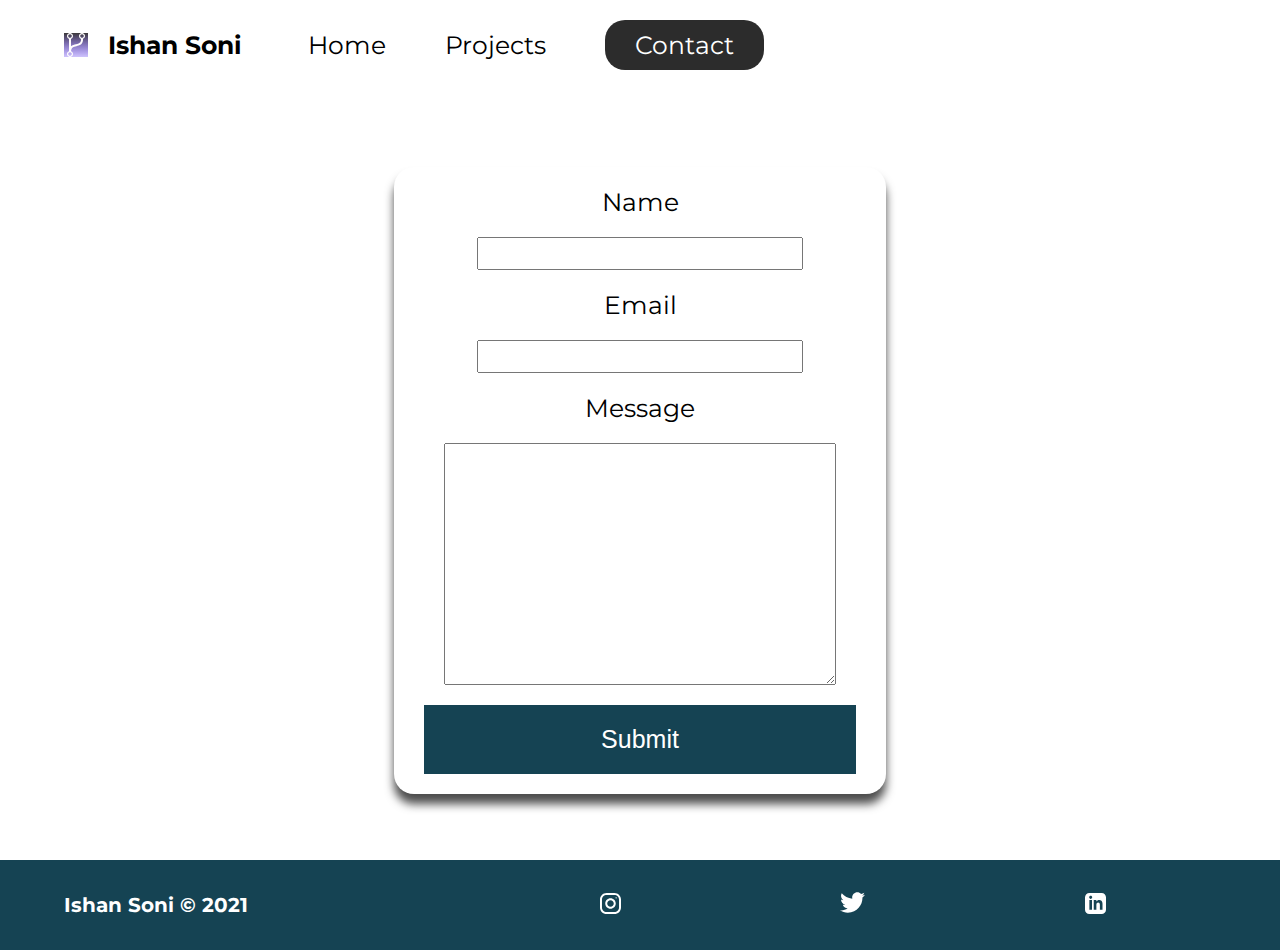
<file: contact/index.html>
<!DOCTYPE html>
<html lang="en">
  <head>
    <meta charset="UTF-8" />
    <meta http-equiv="X-UA-Compatible" content="IE=edge" />
    <meta name="viewport" content="width=device-width, initial-scale=1.0" />
    <meta
      name="description"
      content="Here's my projects and more information about me to know me better."
    />
    <meta name="robots" content="index,follow" />
    <link rel="preconnect" href="https://fonts.gstatic.com" />
    <link
      href="https://fonts.googleapis.com/css2?family=Montserrat:wght@400;500&display=swap"
      rel="stylesheet"
    />
    <link rel="stylesheet" href="../styles/style.css" />
    <title>Ishan Soni | Web Developer</title>
  </head>
  <body>
    <header class="main-head">
      <nav>
        <div class="logo">
          <img src="../img/myPortfolioIcon.svg" alt="" />
          <h1>Ishan Soni</h1>
        </div>
        <ul>
          <li><a href="../index.html">Home</a></li>
          <li><a href="../projects/">Projects</a></li>
          <li><a class="active" href="./index.html">Contact</a></li>
        </ul>
      </nav>
    </header>
    <section class="form-section">
      <form action="https://formspree.io/f/xdopqnlb" method="POST">
        <label for="name">Name</label>
        <input type="text" name="name" id="name" required />
        <label for="email">Email</label>
        <input type="email" name="_replyto" id="email" required />
        <label for="message">Message</label>
        <textarea name="message" id="message" cols="30" rows="10"></textarea>
        <button type="submit" value="Send">Submit</button>
      </form>
    </section>
    <section class="footer-section">
      <footer>
        <h4>Ishan Soni &copy; 2021</h4>
        <ul>
          <li>
            <a
              target="_blank"
              rel="noreferrer noopener"
              href="https://www.instagram.com/ishansoni23/"
              ><img src="../icons/instagram 1.svg" alt="instagram-icon"
            /></a>
          </li>
          <li>
            <a
              target="_blank"
              rel="noreferrer noopener"
              href="https://twitter.com/Ishan237"
              ><img src="../icons/twitter 1.svg" alt="twitter-icon"
            /></a>
          </li>
          <li>
            <a
              target="_blank"
              rel="noreferrer noopener"
              href="https://www.linkedin.com/in/ishan-soni-892aaa1a8/"
              ><img src="../icons/linked-in-white.svg" alt="linked-in -icon"
            /></a>
          </li>
        </ul>
      </footer>
    </section>
  </body>
</html>
</file>
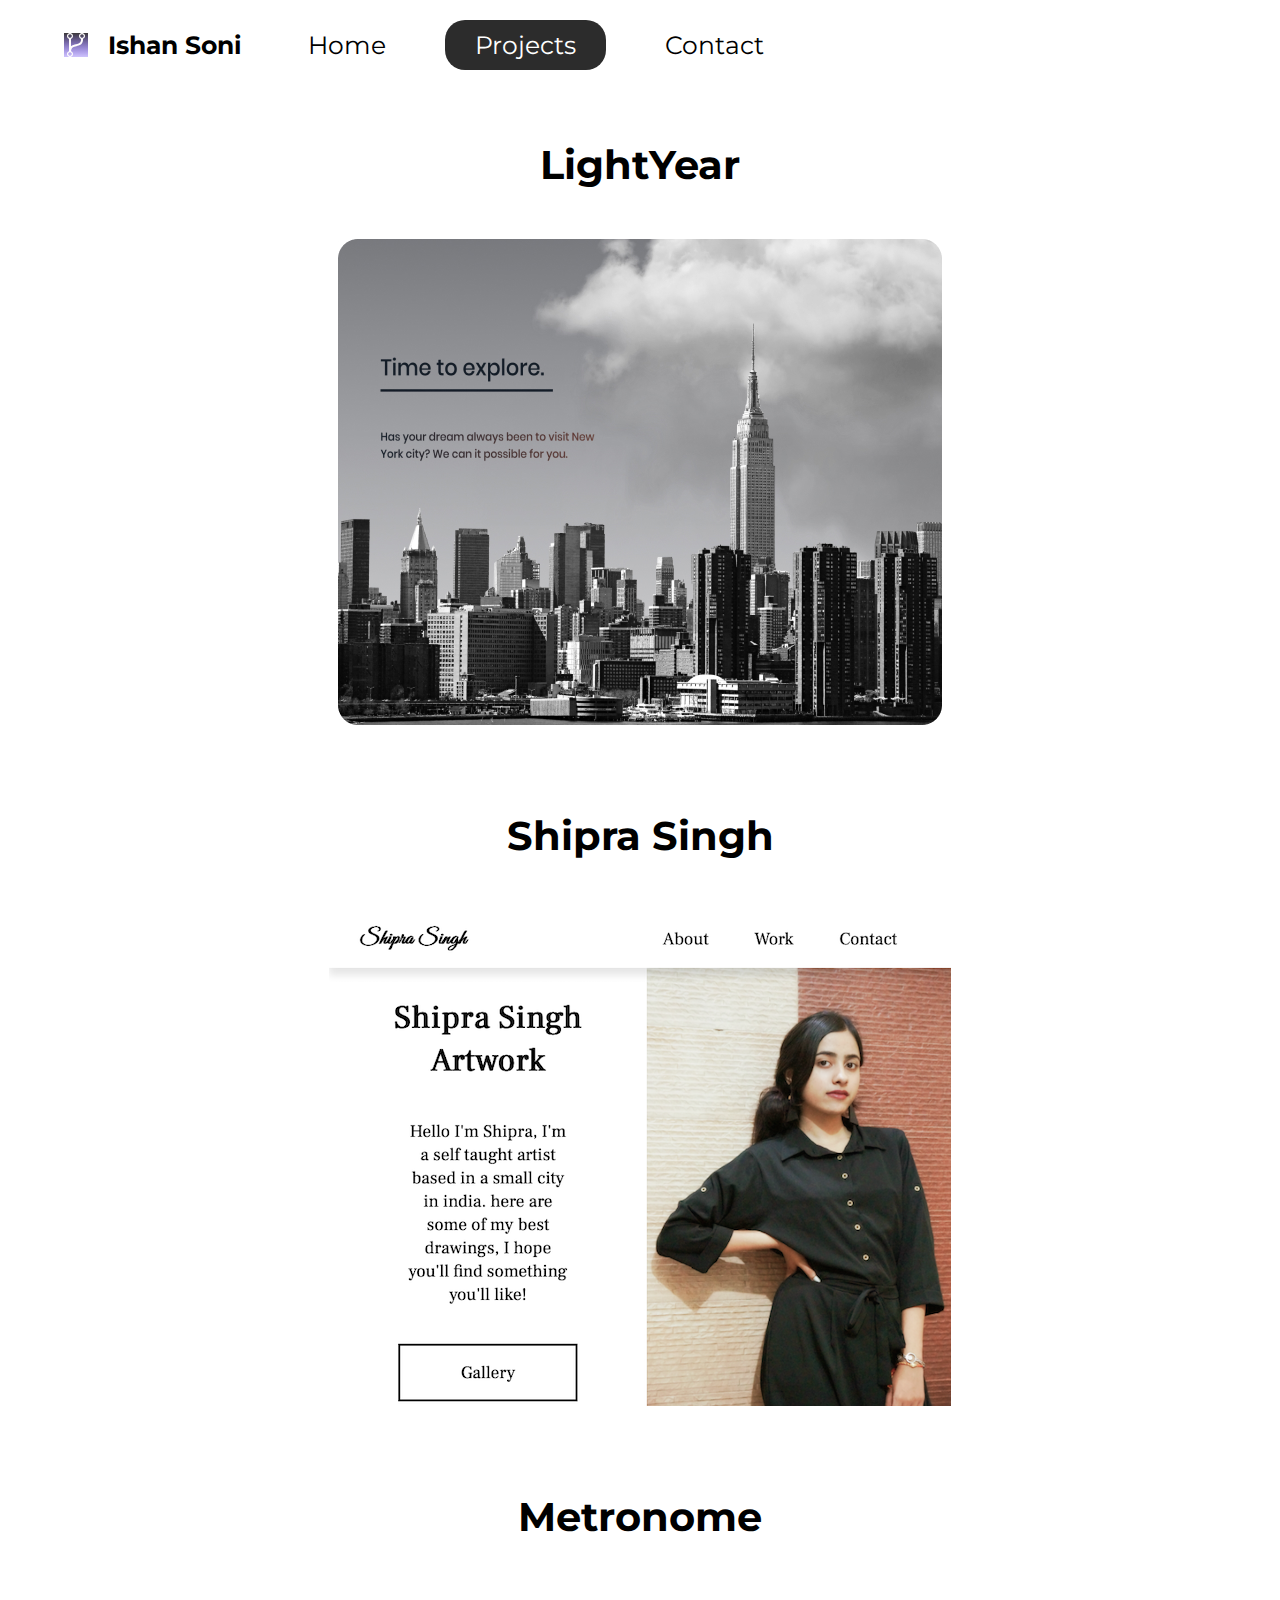
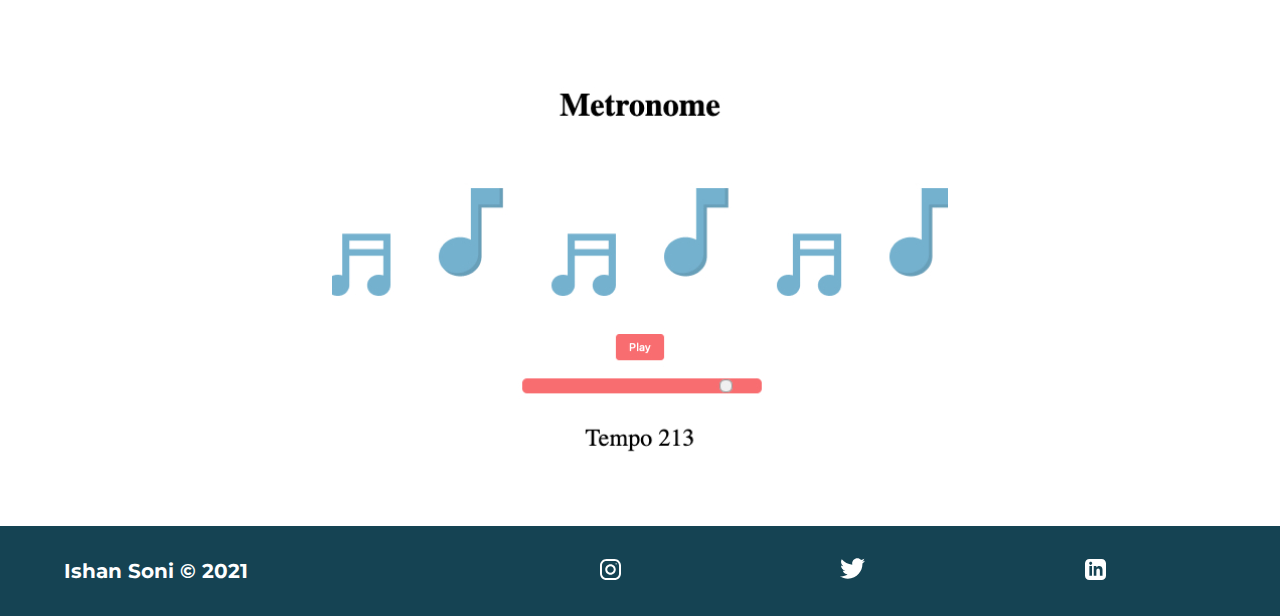
<file: projects/index.html>
<!DOCTYPE html>
<html lang="en">
  <head>
    <meta charset="UTF-8" />
    <meta http-equiv="X-UA-Compatible" content="IE=edge" />
    <meta name="viewport" content="width=device-width, initial-scale=1.0" />
    <meta
      name="description"
      content="Here's my projects and more information about me to know me better."
    />
    <meta name="robots" content="index,follow" />
    <link rel="preconnect" href="https://fonts.gstatic.com" />
    <link
      href="https://fonts.googleapis.com/css2?family=Montserrat:wght@400;500&display=swap"
      rel="stylesheet"
    />
    <link rel="stylesheet" href="../styles/style.css" />
    <title>Ishan Soni | Web Developer</title>
  </head>
  <body>
    <header class="main-head">
      <nav>
        <div class="logo">
          <img src="../img/myPortfolioIcon.svg" alt="" />
          <h1>Ishan Soni</h1>
        </div>
        <ul>
          <li><a href="../index.html">Home</a></li>
          <li><a class="active" href="./index.html">Projects</a></li>
          <li><a href="../contact/">Contact</a></li>
        </ul>
      </nav>
    </header>
    <section class="projects">
      <div class="lightyear">
        <h2>LightYear</h2>
        <a
          href="https://practical-keller-c018ed.netlify.app/"
          target="_blank"
          rel="noreferrer noopener"
        >
          <img src="../img/lightyear.jpg" alt="lightYear-project-image" />
        </a>
      </div>
      <div class="shipra-singh">
        <h2>Shipra Singh</h2>
        <a
          href="https://heuristic-bartik-85d488.netlify.app/"
          target="_blank"
          rel="noreferrer noopener"
        >
          <img
            src="../img/Shipra-singh-edited.png"
            alt="lightYear-project-image"
          />
        </a>
      </div>
      <div class="shipra-singh">
        <h2>Metronome</h2>
        <a
          href="https://angry-noyce-b155bc.netlify.app"
          target="_blank"
          rel="noreferrer noopener"
        >
          <img src="../img/metronome.jpg" alt="Metronome-project-image" />
        </a>
      </div>
    </section>
    <section class="footer-section">
      <footer>
        <h4>Ishan Soni &copy; 2021</h4>
        <ul>
          <li>
            <a
              target="_blank"
              rel="noreferrer noopener"
              href="https://www.instagram.com/ishansoni23/"
              ><img src="../icons/instagram 1.svg" alt="instagram-icon"
            /></a>
          </li>
          <li>
            <a
              target="_blank"
              rel="noreferrer noopener"
              href="https://twitter.com/Ishan237"
              ><img src="../icons/twitter 1.svg" alt="twitter-icon"
            /></a>
          </li>
          <li>
            <a
              target="_blank"
              rel="noreferrer noopener"
              href="https://www.linkedin.com/in/ishan-soni-892aaa1a8/"
              ><img src="../icons/linked-in-white.svg" alt="linked-in -icon"
            /></a>
          </li>
        </ul>
      </footer>
    </section>
  </body>
</html>
</file>
<file: styles/style.css>
* {
  margin: 0;
  padding: 0;
  -webkit-box-sizing: border-box;
          box-sizing: border-box;
}

html {
  font-size: 62.5%;
}

body {
  font-family: "Montserrat", sans-serif;
}

a {
  text-decoration: none;
  color: black;
}

h1 {
  font-size: 2.5rem;
}

li,
button,
label,
input,
p,
a {
  font-size: 2.5rem;
}

h2 {
  font-size: 4rem;
}

h3 {
  font-size: 2.5rem;
}

h4,
h5 {
  font-size: 2rem;
}

ul {
  list-style: none;
}

.main-head {
  width: 95%;
  margin: 0 0 0 auto;
}

nav {
  display: -webkit-box;
  display: -ms-flexbox;
  display: flex;
  -webkit-box-pack: justify;
      -ms-flex-pack: justify;
          justify-content: space-between;
  -webkit-box-align: center;
      -ms-flex-align: center;
          align-items: center;
  -webkit-box-orient: horizontal;
  -webkit-box-direction: normal;
      -ms-flex-direction: row;
          flex-direction: row;
  min-height: 10vh;
  width: 60%;
  -ms-flex-wrap: wrap;
      flex-wrap: wrap;
}

nav .logo {
  display: -webkit-box;
  display: -ms-flexbox;
  display: flex;
  -webkit-box-pack: start;
      -ms-flex-pack: start;
          justify-content: flex-start;
  -webkit-box-align: center;
      -ms-flex-align: center;
          align-items: center;
  -webkit-box-orient: horizontal;
  -webkit-box-direction: normal;
      -ms-flex-direction: row;
          flex-direction: row;
  -webkit-box-flex: 1;
      -ms-flex: 1 1 10rem;
          flex: 1 1 10rem;
}

nav .logo h1 {
  margin: 2rem;
}

nav ul {
  display: -webkit-box;
  display: -ms-flexbox;
  display: flex;
  -ms-flex-pack: distribute;
      justify-content: space-around;
  -webkit-box-align: center;
      -ms-flex-align: center;
          align-items: center;
  -webkit-box-orient: horizontal;
  -webkit-box-direction: normal;
      -ms-flex-direction: row;
          flex-direction: row;
  -webkit-box-flex: 1;
      -ms-flex: 1 1 40rem;
          flex: 1 1 40rem;
}

.intro {
  min-height: 90vh;
  width: 90%;
  margin: auto;
  display: -webkit-box;
  display: -ms-flexbox;
  display: flex;
  -webkit-box-pack: justify;
      -ms-flex-pack: justify;
          justify-content: space-between;
  -webkit-box-align: center;
      -ms-flex-align: center;
          align-items: center;
  -webkit-box-orient: horizontal;
  -webkit-box-direction: normal;
      -ms-flex-direction: row;
          flex-direction: row;
  -ms-flex-wrap: wrap;
      flex-wrap: wrap;
}

.intro h2 {
  font-size: 8rem;
  padding-top: 2rem;
  background: -webkit-gradient(linear, left top, right top, from(#38d39f), to(#38a4d3));
  background: linear-gradient(left, #38d39f, #38a4d3);
  -webkit-text-fill-color: transparent;
  -webkit-background-clip: text;
  display: inline-block;
}

.intro h3 {
  font-size: 6rem;
  padding: 2rem 0rem;
}

.intro p {
  padding-top: 1rem;
  color: #2c2c2c;
}

.intro-social {
  margin-top: 2rem;
}

.intro-social a {
  padding: 2rem;
}

.splash {
  position: absolute;
  top: 0%;
  right: 0%;
  height: 100%;
  z-index: -1;
}

.active {
  padding: 1rem 3rem;
  color: white;
  background: #2c2c2c;
  border-radius: 2rem;
}

.intro-text {
  -webkit-box-flex: 2;
      -ms-flex: 2 1 40rem;
          flex: 2 1 40rem;
}

.intro-images {
  -webkit-box-flex: 1;
      -ms-flex: 1 1 60rem;
          flex: 1 1 60rem;
}

#leaf-left {
  -webkit-animation: plant 1s ease infinite alternate;
          animation: plant 1s ease infinite alternate;
}

#leaf-right {
  -webkit-animation: plant 1s ease infinite alternate 0.5s;
          animation: plant 1s ease infinite alternate 0.5s;
}

#me {
  -webkit-animation: me 2s ease infinite alternate;
          animation: me 2s ease infinite alternate;
  -webkit-transform-origin: bottom;
          transform-origin: bottom;
}

#clock {
  -webkit-animation: clock 12s infinite linear;
          animation: clock 12s infinite linear;
  transform-box: fill-box;
  -webkit-transform-origin: bottom;
          transform-origin: bottom;
}

#dot1 {
  animation: dots 1s ease infinite alternate-reverse;
}

#dot2 {
  animation: dots 1s ease infinite alternate-reverse 0.3s;
}

#dot3 {
  animation: dots 1s ease infinite alternate-reverse 0.4s;
}

@-webkit-keyframes dots {
  from {
    -webkit-transform: translateY(0%);
            transform: translateY(0%);
  }
  to {
    -webkit-transform: translateY(-5%);
            transform: translateY(-5%);
  }
}

@keyframes dots {
  from {
    -webkit-transform: translateY(0%);
            transform: translateY(0%);
  }
  to {
    -webkit-transform: translateY(-5%);
            transform: translateY(-5%);
  }
}

@-webkit-keyframes clock {
  from {
    -webkit-transform: rotateZ(0deg);
            transform: rotateZ(0deg);
  }
  to {
    -webkit-transform: rotateZ(3600deg);
            transform: rotateZ(3600deg);
  }
}

@keyframes clock {
  from {
    -webkit-transform: rotateZ(0deg);
            transform: rotateZ(0deg);
  }
  to {
    -webkit-transform: rotateZ(3600deg);
            transform: rotateZ(3600deg);
  }
}

@-webkit-keyframes me {
  from {
    -webkit-transform: rotateZ(2.5deg);
            transform: rotateZ(2.5deg);
  }
  to {
    -webkit-transform: rotateZ(-0.5deg);
            transform: rotateZ(-0.5deg);
  }
}

@keyframes me {
  from {
    -webkit-transform: rotateZ(2.5deg);
            transform: rotateZ(2.5deg);
  }
  to {
    -webkit-transform: rotateZ(-0.5deg);
            transform: rotateZ(-0.5deg);
  }
}

@-webkit-keyframes plant {
  from {
    -webkit-transform: translateY(0%);
            transform: translateY(0%);
  }
  to {
    -webkit-transform: translateY(-20%);
            transform: translateY(-20%);
  }
}

@keyframes plant {
  from {
    -webkit-transform: translateY(0%);
            transform: translateY(0%);
  }
  to {
    -webkit-transform: translateY(-20%);
            transform: translateY(-20%);
  }
}

.projects {
  width: 90%;
  margin: auto;
  min-height: 90vh;
  display: -webkit-box;
  display: -ms-flexbox;
  display: flex;
  -webkit-box-pack: justify;
      -ms-flex-pack: justify;
          justify-content: space-between;
  -webkit-box-align: center;
      -ms-flex-align: center;
          align-items: center;
  -webkit-box-orient: horizontal;
  -webkit-box-direction: normal;
      -ms-flex-direction: row;
          flex-direction: row;
  text-align: center;
  -ms-flex-wrap: wrap;
      flex-wrap: wrap;
}

.projects h2 {
  margin: 5rem;
}

.lightyear,
.shipra-singh {
  padding-bottom: 3rem;
  -webkit-box-flex: 1;
      -ms-flex: 1 1 40rem;
          flex: 1 1 40rem;
}

.form-section {
  min-height: 80vh;
  display: -webkit-box;
  display: -ms-flexbox;
  display: flex;
  -webkit-box-pack: center;
      -ms-flex-pack: center;
          justify-content: center;
  -webkit-box-align: center;
      -ms-flex-align: center;
          align-items: center;
  -webkit-box-orient: horizontal;
  -webkit-box-direction: normal;
      -ms-flex-direction: row;
          flex-direction: row;
  margin-top: 3rem;
  margin-bottom: 2rem;
}

form {
  display: -webkit-box;
  display: -ms-flexbox;
  display: flex;
  -webkit-box-pack: center;
      -ms-flex-pack: center;
          justify-content: center;
  -webkit-box-align: center;
      -ms-flex-align: center;
          align-items: center;
  -webkit-box-orient: vertical;
  -webkit-box-direction: normal;
      -ms-flex-direction: column;
          flex-direction: column;
  -webkit-box-shadow: 0px 10px 10px rgba(0, 0, 0, 0.7);
          box-shadow: 0px 10px 10px rgba(0, 0, 0, 0.7);
  padding: 2rem 3rem;
  border-radius: 2rem;
}

form input,
form textarea {
  margin: 2rem;
}

form input:focus,
form textarea:focus {
  border: 2px solid black;
}

form textarea {
  font-family: "Montserrat", sans-serif;
  font-size: 2rem;
}

form button {
  width: 100%;
  background: #154353;
  color: white;
  border: none;
  padding: 2rem;
}

form button:focus {
  background-color: #1e5588;
}

footer {
  background-color: #154353;
  color: white;
  padding: 0% 5%;
  min-height: 10vh;
  display: -webkit-box;
  display: -ms-flexbox;
  display: flex;
  -webkit-box-pack: start;
      -ms-flex-pack: start;
          justify-content: flex-start;
  -webkit-box-align: center;
      -ms-flex-align: center;
          align-items: center;
  -webkit-box-orient: horizontal;
  -webkit-box-direction: normal;
      -ms-flex-direction: row;
          flex-direction: row;
  -ms-flex-wrap: wrap;
      flex-wrap: wrap;
}

footer ul {
  display: -webkit-box;
  display: -ms-flexbox;
  display: flex;
  -ms-flex-pack: distribute;
      justify-content: space-around;
  -webkit-box-align: center;
      -ms-flex-align: center;
          align-items: center;
  -webkit-box-orient: horizontal;
  -webkit-box-direction: normal;
      -ms-flex-direction: row;
          flex-direction: row;
  -webkit-box-flex: 1;
      -ms-flex: 1 1 50rem;
          flex: 1 1 50rem;
}

footer h4 {
  -webkit-box-flex: 1;
      -ms-flex: 1 1 20rem;
          flex: 1 1 20rem;
}

@media screen and (max-width: 1148px) {
  html {
    font-size: 53%;
  }
  .main-head nav {
    width: 100%;
  }
  .splash {
    display: none;
  }
  svg {
    width: 90%;
  }
}

@media screen and (max-width: 639px) {
  html {
    font-size: 45%;
  }
  .intro-text {
    margin-top: 4rem;
    text-align: center;
  }
  .main-head {
    width: 100%;
  }
  svg {
    width: 90%;
    height: 70%;
  }
  nav .logo {
    display: -webkit-box;
    display: -ms-flexbox;
    display: flex;
    -webkit-box-pack: center;
        -ms-flex-pack: center;
            justify-content: center;
    -webkit-box-align: center;
        -ms-flex-align: center;
            align-items: center;
    -webkit-box-orient: vertical;
    -webkit-box-direction: normal;
        -ms-flex-direction: column;
            flex-direction: column;
    margin-top: 2rem;
    -webkit-box-flex: 1;
        -ms-flex: 1 1 10rem;
            flex: 1 1 10rem;
  }
  nav ul {
    -webkit-box-flex: 1;
        -ms-flex: 1 1 60rem;
            flex: 1 1 60rem;
  }
  .intro-images {
    margin-top: 2rem;
    text-align: center;
  }
  form {
    padding: 0rem;
    width: 100%;
  }
  footer h4 {
    text-align: center;
  }
  .lightyear img,
  .shipra-singh img {
    width: 100%;
    height: 100%;
  }
}
/*# sourceMappingURL=style.css.map */
</file>
